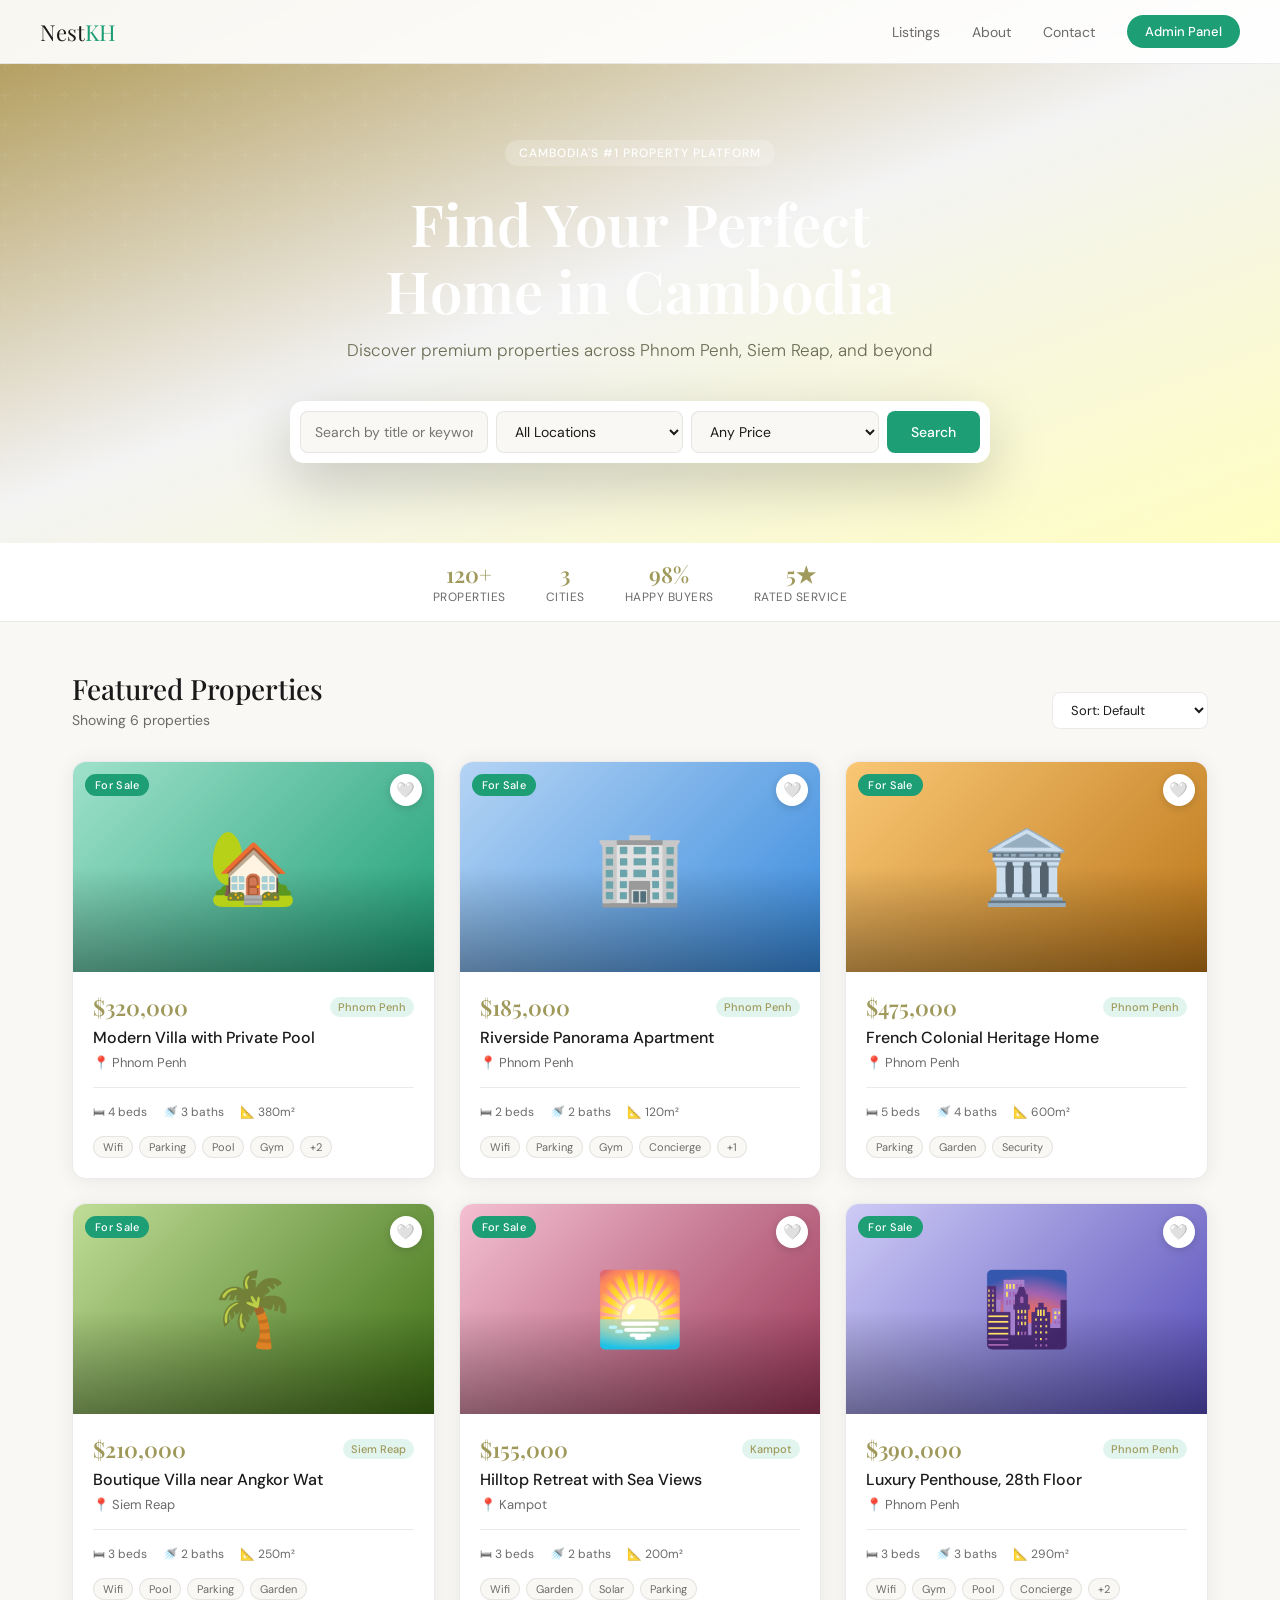
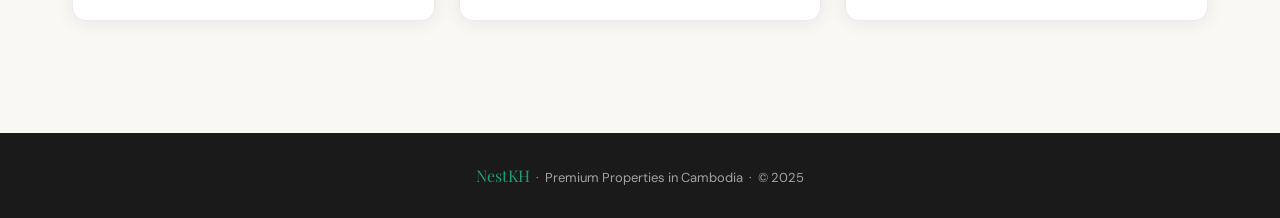
<file: index.html>
<!DOCTYPE html>
<html lang="en">
<head>
<meta charset="UTF-8"/>
<meta name="viewport" content="width=device-width, initial-scale=1.0"/>
<title>NestKH — Premium Properties in Cambodia</title>
<link rel="preconnect" href="https://fonts.googleapis.com"/>
<link href="https://fonts.googleapis.com/css2?family=Playfair+Display:wght@400;500;600&family=DM+Sans:wght@300;400;500&display=swap" rel="stylesheet"/>
<style>
  :root {
    --green: #1D9E75;
    --green-dark: hsl(55, 27%, 49%);;
    --green-light: #E1F5EE;
    --cream: #FAF8F4;
    --ink: #1A1A1A;
    --muted: #6B6B6B;
    --border: rgba(0,0,0,0.08);
    --white: #ffffff;
    --card-shadow: 0 2px 20px rgba(0,0,0,0.07);
    --hover-shadow: 0 8px 40px rgba(0,0,0,0.13);
    --radius: 14px;
    --radius-sm: 8px;
  }
  * { box-sizing: border-box; margin: 0; padding: 0; }
  html { scroll-behavior: smooth; }
  body { font-family: 'DM Sans', sans-serif; background: var(--cream); color: var(--ink); overflow-x: hidden; }

  /* NAV */
  nav {
    position: fixed; top: 0; left: 0; right: 0; z-index: 999;
    background: rgba(255,255,255,0.92);
    backdrop-filter: blur(12px);
    border-bottom: 1px solid var(--border);
    height: 64px; display: flex; align-items: center;
    padding: 0 2.5rem; justify-content: space-between;
  }
  .logo { font-family: 'Playfair Display', serif; font-size: 22px; color: var(--ink); cursor: pointer; }
  .logo span { color: var(--green); }
  .nav-right { display: flex; align-items: center; gap: 2rem; }
  .nav-link { font-size: 14px; color: var(--muted); cursor: pointer; text-decoration: none; font-weight: 400; transition: color 0.2s; }
  .nav-link:hover { color: var(--ink); }
  .nav-admin { background: var(--green); color: white; padding: 8px 18px; border-radius: 100px; font-size: 13px; font-weight: 500; cursor: pointer; border: none; font-family: 'DM Sans', sans-serif; transition: background 0.2s; }
  .nav-admin:hover { background: var(--green-dark); }

  /* HERO */
  .hero {
    padding: 140px 2.5rem 80px;
    background: linear-gradient(160deg, #ac944d 0%, #f3f3f3 50%, #fffec1 100%);
    position: relative; overflow: hidden; text-align: center;
  }
  .hero::before {
    content: ''; position: absolute; inset: 0;
    background: url("data:image/svg+xml,%3Csvg width='60' height='60' viewBox='0 0 60 60' xmlns='http://www.w3.org/2000/svg'%3E%3Cg fill='none' fill-rule='evenodd'%3E%3Cg fill='%23ffffff' fill-opacity='0.04'%3E%3Cpath d='M36 34v-4h-2v4h-4v2h4v4h2v-4h4v-2h-4zm0-30V0h-2v4h-4v2h4v4h2V6h4V4h-4zM6 34v-4H4v4H0v2h4v4h2v-4h4v-2H6zM6 4V0H4v4H0v2h4v4h2V6h4V4H6z'/%3E%3C/g%3E%3C/g%3E%3C/svg%3E");
  }
  .hero-tag { display: inline-block; background: rgba(255,255,255,0.2); color: white; font-size: 12px; padding: 5px 14px; border-radius: 100px; margin-bottom: 1.5rem; letter-spacing: 1px; text-transform: uppercase; font-weight: 500; }
  .hero h1 { font-family: 'Playfair Display', serif; font-size: clamp(36px, 5vw, 58px); color: white; font-weight: 600; line-height: 1.15; margin-bottom: 1rem; position: relative; }
  .hero p { font-size: 17px; color:  #6c6e55; margin-bottom: 2.5rem; font-weight: 300; position: relative; }

  /* SEARCH BAR */
  .search-box {
    background: white;
    border-radius: var(--radius);
    padding: 10px;
    display: flex; gap: 8px; flex-wrap: wrap;
    max-width: 700px; margin: 0 auto;
    box-shadow: 0 20px 60px rgba(0,0,0,0.2);
    position: relative;
  }
  .search-box input, .search-box select {
    flex: 1; min-width: 150px; padding: 10px 14px;
    border: 1px solid var(--border); border-radius: var(--radius-sm);
    font-size: 14px; font-family: 'DM Sans', sans-serif;
    color: var(--ink); background: var(--cream); outline: none;
    transition: border-color 0.2s;
  }
  .search-box input:focus, .search-box select:focus { border-color: var(--green); }
  .search-btn {
    background: var(--green); color: white; border: none;
    padding: 10px 24px; border-radius: var(--radius-sm);
    font-size: 14px; font-weight: 500; cursor: pointer;
    font-family: 'DM Sans', sans-serif; white-space: nowrap;
    transition: background 0.2s;
  }
  .search-btn:hover { background: var(--green-dark); }

  /* STATS BAR */
  .stats-bar {
    background: white; border-bottom: 1px solid var(--border);
    padding: 1rem 2.5rem; display: flex; gap: 2.5rem; justify-content: center; flex-wrap: wrap;
  }
  .stat { text-align: center; }
  .stat-num { font-family: 'Playfair Display', serif; font-size: 22px; color: var(--green-dark); font-weight: 600; }
  .stat-label { font-size: 12px; color: var(--muted); text-transform: uppercase; letter-spacing: 0.5px; }

  /* LISTINGS SECTION */
  .listings-wrap { max-width: 1200px; margin: 0 auto; padding: 3rem 2rem; }
  .listings-header { display: flex; justify-content: space-between; align-items: flex-end; margin-bottom: 2rem; flex-wrap: wrap; gap: 1rem; }
  .listings-header h2 { font-family: 'Playfair Display', serif; font-size: 28px; font-weight: 500; }
  .listings-header p { font-size: 14px; color: var(--muted); margin-top: 4px; }
  .sort-select { padding: 8px 14px; border: 1px solid var(--border); border-radius: var(--radius-sm); font-size: 13px; font-family: 'DM Sans', sans-serif; color: var(--ink); background: white; cursor: pointer; outline: none; }

  /* GRID */
  .grid { display: grid; grid-template-columns: repeat(auto-fill, minmax(340px, 1fr)); gap: 1.5rem; }

  /* CARD */
  .card {
    background: white; border-radius: var(--radius);
    overflow: hidden; cursor: pointer;
    box-shadow: var(--card-shadow);
    border: 1px solid var(--border);
    transition: transform 0.25s cubic-bezier(0.34,1.56,0.64,1), box-shadow 0.25s;
    animation: fadeUp 0.5s ease both;
  }
  .card:hover { transform: translateY(-6px); box-shadow: var(--hover-shadow); }
  @keyframes fadeUp { from { opacity:0; transform: translateY(20px); } to { opacity:1; transform: translateY(0); } }
  .card:nth-child(1) { animation-delay: 0.05s; }
  .card:nth-child(2) { animation-delay: 0.1s; }
  .card:nth-child(3) { animation-delay: 0.15s; }
  .card:nth-child(4) { animation-delay: 0.2s; }
  .card:nth-child(5) { animation-delay: 0.25s; }
  .card:nth-child(6) { animation-delay: 0.3s; }

  .card-img {
    height: 210px; position: relative; overflow: hidden;
    display: flex; align-items: center; justify-content: center;
    font-size: 72px;
  }
  .img-overlay {
    position: absolute; inset: 0;
    background: linear-gradient(to bottom, transparent 50%, rgba(0,0,0,0.35) 100%);
  }
  .card-badge {
    position: absolute; top: 12px; left: 12px;
    background: var(--green); color: white;
    font-size: 11px; font-weight: 500; padding: 4px 10px;
    border-radius: 100px; letter-spacing: 0.3px;
  }
  .card-fav {
    position: absolute; top: 12px; right: 12px;
    background: white; width: 32px; height: 32px; border-radius: 50%;
    display: flex; align-items: center; justify-content: center;
    font-size: 15px; cursor: pointer; box-shadow: 0 2px 8px rgba(0,0,0,0.15);
    transition: transform 0.2s;
  }
  .card-fav:hover { transform: scale(1.15); }
  .card-body { padding: 1.25rem; }
  .card-top { display: flex; justify-content: space-between; align-items: flex-start; margin-bottom: 6px; }
  .card-price { font-family: 'Playfair Display', serif; font-size: 22px; color: var(--green-dark); font-weight: 600; }
  .card-tag { font-size: 11px; background: var(--green-light); color: var(--green-dark); padding: 3px 8px; border-radius: 100px; font-weight: 500; align-self: center; }
  .card-title { font-size: 16px; font-weight: 500; margin-bottom: 5px; line-height: 1.3; }
  .card-loc { font-size: 13px; color: var(--muted); margin-bottom: 1rem; display: flex; align-items: center; gap: 4px; }
  .divider { height: 1px; background: var(--border); margin-bottom: 1rem; }
  .card-meta { display: flex; gap: 1rem; margin-bottom: 1rem; }
  .meta-item { font-size: 12px; color: var(--muted); display: flex; align-items: center; gap: 4px; }
  .card-facilities { display: flex; gap: 6px; flex-wrap: wrap; }
  .fac { font-size: 11px; background: var(--cream); border: 1px solid var(--border); padding: 3px 9px; border-radius: 100px; color: var(--muted); font-weight: 400; }

  /* NO RESULTS */
  .no-results { text-align: center; padding: 4rem 2rem; color: var(--muted); }
  .no-results div { font-size: 48px; margin-bottom: 1rem; }
  .no-results p { font-size: 16px; }

  /* DETAIL PAGE */
  #detail-page { display: none; padding-top: 64px; }
  .detail-wrap { max-width: 1100px; margin: 0 auto; padding: 2.5rem 2rem; }
  .back-btn {
    display: inline-flex; align-items: center; gap: 6px;
    font-size: 14px; color: var(--muted); cursor: pointer;
    background: white; border: 1px solid var(--border);
    padding: 8px 16px; border-radius: 100px; margin-bottom: 1.5rem;
    transition: all 0.2s; font-family: 'DM Sans', sans-serif;
    box-shadow: var(--card-shadow);
  }
  .back-btn:hover { color: var(--ink); border-color: var(--green); }

  .detail-gallery { display: grid; grid-template-columns: 2fr 1fr; grid-template-rows: 240px 240px; gap: 10px; border-radius: var(--radius); overflow: hidden; margin-bottom: 2.5rem; }
  .gal-main { grid-row: span 2; background: linear-gradient(135deg, #9FE1CB, #1D9E75); display: flex; align-items: center; justify-content: center; font-size: 80px; }
  .gal-sub { display: grid; grid-template-rows: 1fr 1fr; gap: 10px; }
  .gal-sm { display: flex; align-items: center; justify-content: center; font-size: 40px; }
  .gal-sm:nth-child(1) { background: linear-gradient(135deg, #E1F5EE, #9FE1CB); }
  .gal-sm:nth-child(2) { background: linear-gradient(135deg, #C0DD97, #639922); }

  .detail-grid { display: grid; grid-template-columns: 1fr 360px; gap: 2rem; }
  .detail-info h1 { font-family: 'Playfair Display', serif; font-size: 32px; font-weight: 500; margin-bottom: 6px; line-height: 1.2; }
  .detail-price-row { display: flex; align-items: center; gap: 1rem; margin-bottom: 0.75rem; }
  .detail-price { font-family: 'Playfair Display', serif; font-size: 28px; color: var(--green-dark); }
  .detail-loc { font-size: 15px; color: var(--muted); display: flex; align-items: center; gap: 6px; margin-bottom: 2rem; }
  .detail-meta { display: flex; gap: 1.5rem; padding: 1.25rem; background: var(--green-light); border-radius: var(--radius-sm); margin-bottom: 2rem; flex-wrap: wrap; }
  .detail-meta-item { font-size: 13px; color: var(--green-dark); display: flex; align-items: center; gap: 6px; font-weight: 500; }
  .section-title { font-family: 'Playfair Display', serif; font-size: 18px; font-weight: 500; margin-bottom: 1rem; padding-bottom: 0.75rem; border-bottom: 1px solid var(--border); }
  .detail-desc { font-size: 15px; line-height: 1.8; color: var(--muted); margin-bottom: 2rem; font-weight: 300; }
  .fac-grid { display: grid; grid-template-columns: repeat(3, 1fr); gap: 10px; margin-bottom: 2rem; }
  .fac-item { background: white; border: 1px solid var(--border); border-radius: var(--radius-sm); padding: 14px; text-align: center; box-shadow: var(--card-shadow); }
  .fac-icon { font-size: 22px; margin-bottom: 6px; }
  .fac-name { font-size: 12px; color: var(--muted); font-weight: 500; }

  /* ENQUIRY CARD */
  .enquiry-card { background: white; border-radius: var(--radius); border: 1px solid var(--border); padding: 1.75rem; box-shadow: var(--card-shadow); position: sticky; top: 80px; }
  .enquiry-card h3 { font-family: 'Playfair Display', serif; font-size: 18px; margin-bottom: 1.25rem; }
  .enq-input { width: 100%; padding: 11px 14px; border: 1px solid var(--border); border-radius: var(--radius-sm); font-size: 14px; font-family: 'DM Sans', sans-serif; color: var(--ink); background: var(--cream); margin-bottom: 10px; outline: none; transition: border-color 0.2s; }
  .enq-input:focus { border-color: var(--green); }
  .enq-submit { width: 100%; padding: 12px; background: var(--green); color: white; border: none; border-radius: var(--radius-sm); font-size: 15px; font-weight: 500; cursor: pointer; font-family: 'DM Sans', sans-serif; transition: background 0.2s; margin-top: 4px; }
  .enq-submit:hover { background: var(--green-dark); }
  .agent-info { display: flex; align-items: center; gap: 12px; margin-top: 1.25rem; padding-top: 1.25rem; border-top: 1px solid var(--border); }
  .agent-avatar { width: 42px; height: 42px; border-radius: 50%; background: linear-gradient(135deg, var(--green), var(--green-dark)); display: flex; align-items: center; justify-content: center; font-size: 16px; color: white; font-weight: 500; flex-shrink: 0; }
  .agent-name { font-size: 14px; font-weight: 500; }
  .agent-role { font-size: 12px; color: var(--muted); }

  /* ADMIN LOGIN */
  #login-page { display: none; padding-top: 64px; min-height: 100vh; display: none; align-items: center; justify-content: center; background: var(--cream); }
  #login-page.active { display: flex; }
  .login-card { background: white; border-radius: var(--radius); border: 1px solid var(--border); padding: 2.5rem; width: 100%; max-width: 400px; box-shadow: var(--hover-shadow); text-align: center; }
  .login-icon { font-size: 40px; margin-bottom: 1rem; }
  .login-card h2 { font-family: 'Playfair Display', serif; font-size: 24px; margin-bottom: 0.5rem; }
  .login-card p { font-size: 14px; color: var(--muted); margin-bottom: 2rem; }
  .login-input { width: 100%; padding: 12px 16px; border: 1px solid var(--border); border-radius: var(--radius-sm); font-size: 15px; font-family: 'DM Sans', sans-serif; color: var(--ink); background: var(--cream); outline: none; text-align: center; letter-spacing: 6px; margin-bottom: 12px; transition: border-color 0.2s; }
  .login-input:focus { border-color: var(--green); }
  .login-btn { width: 100%; padding: 12px; background: var(--green); color: white; border: none; border-radius: var(--radius-sm); font-size: 15px; font-weight: 500; cursor: pointer; font-family: 'DM Sans', sans-serif; transition: background 0.2s; }
  .login-btn:hover { background: var(--green-dark); }
  .login-hint { font-size: 12px; color: var(--muted); margin-top: 1rem; }
  .login-error { font-size: 13px; color: #E24B4A; margin-top: 10px; display: none; }

  /* ADMIN PANEL */
  #admin-page { display: none; padding-top: 64px; }
  #admin-page.active { display: block; }
  .admin-wrap { max-width: 1100px; margin: 0 auto; padding: 2.5rem 2rem; }
  .admin-topbar { display: flex; justify-content: space-between; align-items: center; margin-bottom: 2rem; flex-wrap: wrap; gap: 1rem; }
  .admin-topbar h2 { font-family: 'Playfair Display', serif; font-size: 26px; }
  .admin-topbar p { font-size: 13px; color: var(--muted); margin-top: 2px; }
  .add-btn { background: var(--green); color: white; padding: 10px 20px; border: none; border-radius: var(--radius-sm); font-size: 14px; font-weight: 500; cursor: pointer; font-family: 'DM Sans', sans-serif; transition: background 0.2s; }
  .add-btn:hover { background: var(--green-dark); }
  .logout-btn { background: none; border: 1px solid var(--border); padding: 10px 16px; border-radius: var(--radius-sm); font-size: 14px; cursor: pointer; font-family: 'DM Sans', sans-serif; color: var(--muted); transition: all 0.2s; }
  .logout-btn:hover { border-color: #E24B4A; color: #E24B4A; }

  /* ADMIN STATS */
  .admin-stats { display: grid; grid-template-columns: repeat(auto-fit, minmax(150px, 1fr)); gap: 1rem; margin-bottom: 2rem; }
  .astat { background: white; border: 1px solid var(--border); border-radius: var(--radius-sm); padding: 1.25rem; box-shadow: var(--card-shadow); }
  .astat-num { font-family: 'Playfair Display', serif; font-size: 28px; color: var(--green-dark); }
  .astat-label { font-size: 12px; color: var(--muted); margin-top: 4px; text-transform: uppercase; letter-spacing: 0.5px; }

  /* ADMIN TABLE */
  .table-wrap { background: white; border-radius: var(--radius); border: 1px solid var(--border); overflow: hidden; box-shadow: var(--card-shadow); }
  table { width: 100%; border-collapse: collapse; }
  thead { background: var(--cream); }
  th { padding: 14px 16px; text-align: left; font-size: 11px; font-weight: 500; text-transform: uppercase; letter-spacing: 0.8px; color: var(--muted); border-bottom: 1px solid var(--border); }
  td { padding: 14px 16px; font-size: 14px; border-bottom: 1px solid var(--border); vertical-align: middle; }
  tr:last-child td { border-bottom: none; }
  tbody tr:hover td { background: var(--cream); }
  .td-title { font-weight: 500; }
  .td-price { font-family: 'Playfair Display', serif; font-size: 15px; color: var(--green-dark); }
  .status-pill { display: inline-block; background: #EAF3DE; color: #3B6D11; padding: 3px 10px; border-radius: 100px; font-size: 11px; font-weight: 500; }
  .btn-edit { background: #E6F1FB; color: #185FA5; border: none; padding: 6px 12px; border-radius: var(--radius-sm); font-size: 12px; cursor: pointer; font-family: 'DM Sans', sans-serif; font-weight: 500; margin-right: 6px; transition: background 0.15s; }
  .btn-del { background: #FCEBEB; color: #A32D2D; border: none; padding: 6px 12px; border-radius: var(--radius-sm); font-size: 12px; cursor: pointer; font-family: 'DM Sans', sans-serif; font-weight: 500; transition: background 0.15s; }
  .btn-edit:hover { background: #B5D4F4; }
  .btn-del:hover { background: #F7C1C1; }

  /* MODAL */
  .overlay { position: fixed; inset: 0; background: rgba(15,20,15,0.55); z-index: 1000; display: none; align-items: center; justify-content: center; padding: 1rem; backdrop-filter: blur(4px); }
  .overlay.open { display: flex; }
  .modal { background: white; border-radius: var(--radius); padding: 2rem; width: 100%; max-width: 520px; max-height: 90vh; overflow-y: auto; box-shadow: 0 30px 80px rgba(0,0,0,0.25); }
  .modal-head { display: flex; justify-content: space-between; align-items: center; margin-bottom: 1.5rem; }
  .modal-head h3 { font-family: 'Playfair Display', serif; font-size: 20px; }
  .modal-close { background: none; border: 1px solid var(--border); width: 32px; height: 32px; border-radius: 50%; cursor: pointer; font-size: 16px; display: flex; align-items: center; justify-content: center; color: var(--muted); transition: all 0.2s; }
  .modal-close:hover { border-color: #E24B4A; color: #E24B4A; }
  .field { margin-bottom: 1rem; }
  .field label { display: block; font-size: 12px; font-weight: 500; color: var(--muted); text-transform: uppercase; letter-spacing: 0.5px; margin-bottom: 6px; }
  .field input, .field select, .field textarea { width: 100%; padding: 10px 14px; border: 1px solid var(--border); border-radius: var(--radius-sm); font-size: 14px; font-family: 'DM Sans', sans-serif; color: var(--ink); background: var(--cream); outline: none; transition: border-color 0.2s; }
  .field input:focus, .field select:focus, .field textarea:focus { border-color: var(--green); background: white; }
  .field-row { display: grid; grid-template-columns: 1fr 1fr; gap: 12px; }
  .upload-zone { border: 2px dashed var(--border); border-radius: var(--radius-sm); padding: 1.5rem; text-align: center; cursor: pointer; transition: border-color 0.2s; background: var(--cream); }
  .upload-zone:hover { border-color: var(--green); }
  .upload-zone p { font-size: 13px; color: var(--muted); margin-top: 6px; }
  .modal-footer { display: flex; gap: 10px; justify-content: flex-end; margin-top: 1.5rem; padding-top: 1.5rem; border-top: 1px solid var(--border); }
  .btn-cancel { background: none; border: 1px solid var(--border); padding: 10px 20px; border-radius: var(--radius-sm); font-size: 14px; cursor: pointer; font-family: 'DM Sans', sans-serif; color: var(--muted); }
  .btn-save { background: var(--green); color: white; border: none; padding: 10px 24px; border-radius: var(--radius-sm); font-size: 14px; font-weight: 500; cursor: pointer; font-family: 'DM Sans', sans-serif; }

  /* FOOTER */
  footer { background: var(--ink); color: rgba(255,255,255,0.6); text-align: center; padding: 2rem; font-size: 13px; margin-top: 4rem; }
  footer span { color: var(--green); font-family: 'Playfair Display', serif; font-size: 16px; }

  /* RESPONSIVE */
  @media (max-width: 768px) {
    nav { padding: 0 1.25rem; }
    .hero { padding: 110px 1.25rem 60px; }
    .stats-bar { gap: 1.5rem; padding: 1rem; }
    .listings-wrap { padding: 2rem 1rem; }
    .grid { grid-template-columns: 1fr; }
    .detail-gallery { grid-template-columns: 1fr; grid-template-rows: 260px; }
    .gal-sub { display: none; }
    .gal-main { grid-row: span 1; }
    .detail-grid { grid-template-columns: 1fr; }
    .enquiry-card { position: static; }
    .fac-grid { grid-template-columns: repeat(2, 1fr); }
    .admin-wrap { padding: 1.5rem 1rem; }
    .field-row { grid-template-columns: 1fr; }
    table { font-size: 13px; }
    th, td { padding: 10px 12px; }
  }
</style>
</head>
<body>

<!-- NAV -->
<nav>
  <div class="logo" onclick="showPage('home')">Nest<span>KH</span></div>
  <div class="nav-right">
    <a class="nav-link" onclick="showPage('home')">Listings</a>
    <a class="nav-link">About</a>
    <a class="nav-link">Contact</a>
    <button class="nav-admin" onclick="showPage('login')">Admin Panel</button>
  </div>
</nav>

<!-- HOME PAGE -->
<div id="home-page">
  <div class="hero">
    <div class="hero-tag">Cambodia's #1 Property Platform</div>
    <h1>Find Your Perfect<br/>Home in Cambodia</h1>
    <p>Discover premium properties across Phnom Penh, Siem Reap, and beyond</p>
    <div class="search-box">
      <input type="text" placeholder="Search by title or keyword..." id="s-text" oninput="filterAll()"/>
      <select id="s-loc" onchange="filterAll()">
        <option value="">All Locations</option>
        <option>Phnom Penh</option>
        <option>Siem Reap</option>
        <option>Kampot</option>
      </select>
      <select id="s-price" onchange="filterAll()">
        <option value="">Any Price</option>
        <option value="200000">Under $200k</option>
        <option value="350000">Under $350k</option>
        <option value="999999">Under $500k</option>
      </select>
      <button class="search-btn" onclick="filterAll()">Search</button>
    </div>
  </div>

  <div class="stats-bar">
    <div class="stat"><div class="stat-num">120+</div><div class="stat-label">Properties</div></div>
    <div class="stat"><div class="stat-num">3</div><div class="stat-label">Cities</div></div>
    <div class="stat"><div class="stat-num">98%</div><div class="stat-label">Happy Buyers</div></div>
    <div class="stat"><div class="stat-num">5★</div><div class="stat-label">Rated Service</div></div>
  </div>

  <div class="listings-wrap">
    <div class="listings-header">
      <div>
        <h2>Featured Properties</h2>
        <p id="result-label">Showing 6 properties</p>
      </div>
      <select class="sort-select" onchange="sortListings(this.value)">
        <option value="">Sort: Default</option>
        <option value="asc">Price: Low to High</option>
        <option value="desc">Price: High to Low</option>
      </select>
    </div>
    <div class="grid" id="grid"></div>
    <div class="no-results" id="no-results" style="display:none;">
      <div>🏚️</div>
      <p>No properties match your search. Try adjusting your filters.</p>
    </div>
  </div>

  <footer><span>NestKH</span> &nbsp;·&nbsp; Premium Properties in Cambodia &nbsp;·&nbsp; © 2025</footer>
</div>

<!-- DETAIL PAGE -->
<div id="detail-page">
  <div class="detail-wrap">
    <button class="back-btn" onclick="showPage('home')">← Back to listings</button>
    <div class="detail-gallery">
      <div class="gal-main" id="d-main-img"></div>
      <div class="gal-sub">
        <div class="gal-sm" id="d-sub1"></div>
        <div class="gal-sm" id="d-sub2"></div>
      </div>
    </div>
    <div class="detail-grid">
      <div class="detail-info">
        <div class="detail-price-row">
          <div class="detail-price" id="d-price"></div>
          <span class="card-tag">For Sale</span>
        </div>
        <h1 id="d-title"></h1>
        <div class="detail-loc" id="d-loc"></div>
        <div class="detail-meta" id="d-meta"></div>
        <div class="section-title">About this property</div>
        <p class="detail-desc" id="d-desc"></p>
        <div class="section-title">Facilities & Amenities</div>
        <div class="fac-grid" id="d-facs"></div>
      </div>
      <div>
        <div class="enquiry-card">
          <h3>Enquire Now</h3>
          <input class="enq-input" placeholder="Your full name"/>
          <input class="enq-input" placeholder="Phone number"/>
          <input class="enq-input" placeholder="Email address"/>
          <textarea class="enq-input" rows="3" placeholder="I'm interested in this property..." style="resize:none;"></textarea>
          <button class="enq-submit">Send Enquiry</button>
          <div class="agent-info">
            <div class="agent-avatar">SR</div>
            <div>
              <div class="agent-name">Sophea Ros</div>
              <div class="agent-role">Senior Property Consultant</div>
            </div>
          </div>
        </div>
      </div>
    </div>
  </div>
  <footer><span>NestKH</span> &nbsp;·&nbsp; Premium Properties in Cambodia &nbsp;·&nbsp; © 2025</footer>
</div>

<!-- LOGIN PAGE -->
<div id="login-page">
  <div class="login-card">
    <div class="login-icon">🔐</div>
    <h2>Admin Access</h2>
    <p>Enter your password to access the admin panel</p>
    <input class="login-input" type="password" id="pw" placeholder="••••••" onkeydown="if(event.key==='Enter')doLogin()"/>
    <button class="login-btn" onclick="doLogin()">Login</button>
    <div class="login-hint">Hint: try <strong>admin123</strong></div>
    <div class="login-error" id="pw-err">Incorrect password. Please try again.</div>
  </div>
</div>

<!-- ADMIN PAGE -->
<div id="admin-page">
  <div class="admin-wrap">
    <div class="admin-topbar">
      <div>
        <h2>Admin Dashboard</h2>
        <p>Manage your property listings</p>
      </div>
      <div style="display:flex;gap:10px;">
        <button class="add-btn" onclick="openModal()">+ Add Listing</button>
        <button class="logout-btn" onclick="showPage('home')">Logout</button>
      </div>
    </div>
    <div class="admin-stats">
      <div class="astat"><div class="astat-num">6</div><div class="astat-label">Total Listings</div></div>
      <div class="astat"><div class="astat-num">6</div><div class="astat-label">Live</div></div>
      <div class="astat"><div class="astat-num">$1.79M</div><div class="astat-label">Total Value</div></div>
      <div class="astat"><div class="astat-num">3</div><div class="astat-label">Cities</div></div>
    </div>
    <div class="table-wrap">
      <table>
        <thead>
          <tr>
            <th>Property</th>
            <th>Location</th>
            <th>Price</th>
            <th>Facilities</th>
            <th>Status</th>
            <th>Actions</th>
          </tr>
        </thead>
        <tbody id="admin-tbody"></tbody>
      </table>
    </div>
  </div>
</div>

<!-- MODAL -->
<div class="overlay" id="overlay">
  <div class="modal">
    <div class="modal-head">
      <h3>Add New Listing</h3>
      <button class="modal-close" onclick="closeModal()">✕</button>
    </div>
    <div class="field">
      <label>Property Title</label>
      <input type="text" placeholder="e.g. Modern Villa in Phnom Penh"/>
    </div>
    <div class="field-row">
      <div class="field">
        <label>Price (USD)</label>
        <input type="number" placeholder="250000"/>
      </div>
      <div class="field">
        <label>Location</label>
        <select>
          <option>Phnom Penh</option>
          <option>Siem Reap</option>
          <option>Kampot</option>
        </select>
      </div>
    </div>
    <div class="field-row">
      <div class="field">
        <label>Bedrooms</label>
        <input type="number" placeholder="3"/>
      </div>
      <div class="field">
        <label>Bathrooms</label>
        <input type="number" placeholder="2"/>
      </div>
    </div>
    <div class="field">
      <label>Description</label>
      <textarea rows="3" placeholder="Describe the property..."></textarea>
    </div>
    <div class="field">
      <label>Facilities (comma separated)</label>
      <input type="text" placeholder="Wifi, Parking, Pool, Gym"/>
    </div>
    <div class="field">
      <label>Upload Images</label>
      <div class="upload-zone">
        <div style="font-size:28px;">📁</div>
        <p>Click to upload images (JPG, PNG, max 5MB each)</p>
      </div>
    </div>
    <div class="modal-footer">
      <button class="btn-cancel" onclick="closeModal()">Cancel</button>
      <button class="btn-save" onclick="closeModal()">Save Listing</button>
    </div>
  </div>
</div>

<script>
const listings = [
  {
    id: 1, emoji: '🏡', bg: 'linear-gradient(135deg,#9FE1CB,#1D9E75)',
    title: 'Modern Villa with Private Pool', price: 320000,
    location: 'Phnom Penh', beds: 4, baths: 3, sqm: 380,
    desc: 'A stunning modern villa featuring an open-plan living area, chef\'s kitchen, and private pool. Located in a prestigious gated community with 24-hour security. Surrounded by lush landscaping just 10 minutes from BKK1, this is the ultimate family home.',
    facilities: ['Wifi','Parking','Pool','Gym','Security','Garden'],
    facIcons: { Wifi:'📶', Parking:'🚗', Pool:'🏊', Gym:'🏋️', Security:'🔒', Garden:'🌿', Concierge:'🛎️', Solar:'☀️', Balcony:'🏗️' }
  },
  {
    id: 2, emoji: '🏢', bg: 'linear-gradient(135deg,#B5D4F4,#378ADD)',
    title: 'Riverside Panorama Apartment', price: 185000,
    location: 'Phnom Penh', beds: 2, baths: 2, sqm: 120,
    desc: 'Bright and airy apartment with sweeping river views on the 18th floor. Features floor-to-ceiling windows, a sleek modern kitchen, and access to a rooftop infinity pool and garden. Walking distance from top restaurants and the Royal Palace.',
    facilities: ['Wifi','Parking','Gym','Concierge','Balcony']
  },
  {
    id: 3, emoji: '🏛️', bg: 'linear-gradient(135deg,#FAC775,#BA7517)',
    title: 'French Colonial Heritage Home', price: 475000,
    location: 'Phnom Penh', beds: 5, baths: 4, sqm: 600,
    desc: 'A beautifully restored French colonial villa in the historic heart of the city. Featuring original wooden floors, soaring ceilings, and a sprawling tropical garden. A rare architectural treasure offering space, elegance, and history in one remarkable package.',
    facilities: ['Parking','Garden','Security']
  },
  {
    id: 4, emoji: '🌴', bg: 'linear-gradient(135deg,#C0DD97,#3B6D11)',
    title: 'Boutique Villa near Angkor Wat', price: 210000,
    location: 'Siem Reap', beds: 3, baths: 2, sqm: 250,
    desc: 'Charming boutique villa just 5 minutes from the ancient temples of Angkor. Surrounded by tropical gardens with a private plunge pool and outdoor dining sala. Perfect as a primary residence or high-yield short-term rental investment.',
    facilities: ['Wifi','Pool','Parking','Garden']
  },
  {
    id: 5, emoji: '🌅', bg: 'linear-gradient(135deg,#F4C0D1,#993556)',
    title: 'Hilltop Retreat with Sea Views', price: 155000,
    location: 'Kampot', beds: 3, baths: 2, sqm: 200,
    desc: 'A serene hilltop property with breathtaking views across the Gulf of Thailand. Entirely solar-powered and surrounded by nature. Just 20 minutes from the charming riverside town of Kampot, this is the perfect escape from the city.',
    facilities: ['Wifi','Garden','Solar','Parking']
  },
  {
    id: 6, emoji: '🌆', bg: 'linear-gradient(135deg,#CECBF6,#534AB7)',
    title: 'Luxury Penthouse, 28th Floor', price: 390000,
    location: 'Phnom Penh', beds: 3, baths: 3, sqm: 290,
    desc: 'Extraordinary full-floor penthouse commanding a 360° panorama of Phnom Penh. Features a private rooftop terrace, designer kitchen, and dedicated concierge service. The absolute pinnacle of urban luxury living in Cambodia\'s capital.',
    facilities: ['Wifi','Gym','Pool','Concierge','Parking','Balcony']
  }
];

const facIcons = { Wifi:'📶', Parking:'🚗', Pool:'🏊', Gym:'🏋️', Security:'🔒', Garden:'🌿', Concierge:'🛎️', Solar:'☀️', Balcony:'🏗️' };
let filtered = [...listings];

function fmt(n) { return '$' + n.toLocaleString(); }

function renderGrid() {
  const grid = document.getElementById('grid');
  const noRes = document.getElementById('no-results');
  document.getElementById('result-label').textContent = 'Showing ' + filtered.length + ' propert' + (filtered.length===1?'y':'ies');
  if (!filtered.length) { grid.innerHTML = ''; noRes.style.display = 'block'; return; }
  noRes.style.display = 'none';
  grid.innerHTML = filtered.map(l => `
    <div class="card" onclick="showDetail(${l.id})">
      <div class="card-img" style="background:${l.bg};">
        <div style="font-size:72px;position:relative;z-index:1;">${l.emoji}</div>
        <div class="img-overlay"></div>
        <div class="card-badge">For Sale</div>
        <div class="card-fav">🤍</div>
      </div>
      <div class="card-body">
        <div class="card-top">
          <div class="card-price">${fmt(l.price)}</div>
          <span class="card-tag">${l.location}</span>
        </div>
        <div class="card-title">${l.title}</div>
        <div class="card-loc">📍 ${l.location}</div>
        <div class="divider"></div>
        <div class="card-meta">
          <span class="meta-item">🛏 ${l.beds} beds</span>
          <span class="meta-item">🚿 ${l.baths} baths</span>
          <span class="meta-item">📐 ${l.sqm}m²</span>
        </div>
        <div class="card-facilities">${l.facilities.slice(0,4).map(f=>`<span class="fac">${f}</span>`).join('')}${l.facilities.length>4?`<span class="fac">+${l.facilities.length-4}</span>`:''}</div>
      </div>
    </div>
  `).join('');
}

function filterAll() {
  const q = document.getElementById('s-text').value.toLowerCase();
  const loc = document.getElementById('s-loc').value;
  const maxP = parseInt(document.getElementById('s-price').value) || Infinity;
  filtered = listings.filter(l =>
    (!q || l.title.toLowerCase().includes(q) || l.location.toLowerCase().includes(q)) &&
    (!loc || l.location === loc) &&
    (l.price <= maxP)
  );
  renderGrid();
}

function sortListings(dir) {
  if (!dir) { filtered = listings.filter(l => filtered.find(f=>f.id===l.id)); }
  else filtered.sort((a,b) => dir==='asc' ? a.price-b.price : b.price-a.price);
  renderGrid();
}

function showDetail(id) {
  const l = listings.find(x=>x.id===id);
  document.getElementById('d-main-img').style.background = l.bg;
  document.getElementById('d-main-img').innerHTML = `<span style="font-size:80px;">${l.emoji}</span>`;
  document.getElementById('d-sub1').style.background = l.bg;
  document.getElementById('d-sub1').innerHTML = '🌿';
  document.getElementById('d-sub2').style.background = l.bg.replace('135deg','315deg');
  document.getElementById('d-sub2').innerHTML = '🛁';
  document.getElementById('d-price').textContent = fmt(l.price);
  document.getElementById('d-title').textContent = l.title;
  document.getElementById('d-loc').innerHTML = `📍 ${l.location}`;
  document.getElementById('d-meta').innerHTML = `
    <span class="detail-meta-item">🛏 ${l.beds} Bedrooms</span>
    <span class="detail-meta-item">🚿 ${l.baths} Bathrooms</span>
    <span class="detail-meta-item">📐 ${l.sqm} m²</span>
  `;
  document.getElementById('d-desc').textContent = l.desc;
  document.getElementById('d-facs').innerHTML = l.facilities.map(f=>`
    <div class="fac-item"><div class="fac-icon">${facIcons[f]||'✓'}</div><div class="fac-name">${f}</div></div>
  `).join('');
  showPage('detail');
}

function renderAdmin() {
  document.getElementById('admin-tbody').innerHTML = listings.map(l=>`
    <tr>
      <td class="td-title">${l.emoji} ${l.title}</td>
      <td style="color:var(--muted);">${l.location}</td>
      <td class="td-price">${fmt(l.price)}</td>
      <td>${l.facilities.slice(0,3).map(f=>`<span class="fac" style="font-size:11px;">${f}</span>`).join(' ')}</td>
      <td><span class="status-pill">Live</span></td>
      <td>
        <button class="btn-edit" onclick="openModal()">Edit</button>
        <button class="btn-del">Delete</button>
      </td>
    </tr>
  `).join('');
}

function showPage(p) {
  ['home','detail','login','admin'].forEach(id => {
    const el = document.getElementById(id+'-page');
    if (el) el.style.display = 'none';
  });
  const target = document.getElementById(p+'-page');
  if (target) target.style.display = p==='login'?'flex':'block';
  if (p==='home') renderGrid();
  if (p==='admin') renderAdmin();
  window.scrollTo(0,0);
}

function doLogin() {
  const v = document.getElementById('pw').value;
  const err = document.getElementById('pw-err');
  if (v === 'admin123') { err.style.display='none'; showPage('admin'); }
  else { err.style.display='block'; }
}

function openModal() { document.getElementById('overlay').classList.add('open'); }
function closeModal() { document.getElementById('overlay').classList.remove('open'); }

showPage('home');
</script>
</body>
</html>
</file>
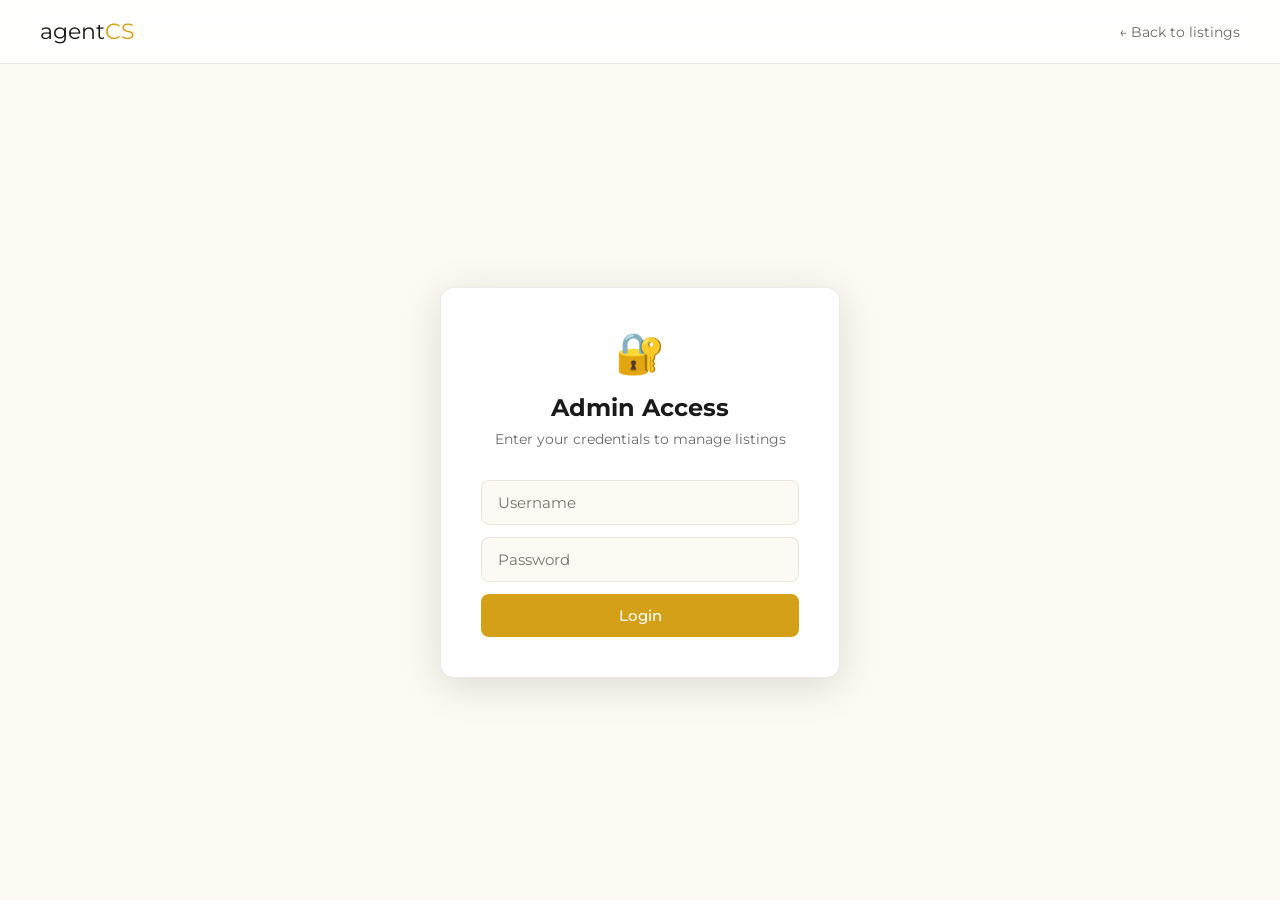
<file: frontend/login.html>
<!DOCTYPE html>
<html lang="en">
<head>
  <meta charset="UTF-8"/>
  <meta name="viewport" content="width=device-width, initial-scale=1.0"/>
  <title>Admin Login — agentCS</title>
  <link rel="preconnect" href="https://fonts.googleapis.com"/>
  <link href="https://fonts.googleapis.com/css2?family=Montserrat:wght@300;400;500;600;700&display=swap" rel="stylesheet"/>
  <link rel="stylesheet" href="css/style.css"/>
</head>
<body>

<!-- NAV -->
<nav>
  <a class="logo" href="index.html">agent<span>CS</span></a>
  <div class="nav-right">
    <a class="nav-link" href="index.html">← Back to listings</a>
  </div>
</nav>

<!-- LOGIN CARD -->
<div class="login-page">
  <div class="login-card">
    <div class="login-icon">🔐</div>
    <h2>Admin Access</h2>
    <p>Enter your credentials to manage listings</p>

    <form id="login-form" onsubmit="doLogin(event)">
      <input class="login-input" type="text"     id="username" placeholder="Username" required/>
      <input class="login-input" type="password" id="password" placeholder="Password" required/>
      <button class="login-btn" type="submit" id="login-btn">Login</button>
    </form>

    <div class="login-error" id="login-error">Incorrect username or password.</div>
  </div>
</div>

<script src="js/config.js"></script>
<script src="js/api.js"></script>
<script src="js/auth.js"></script>
</body>
</html>
</file>
<file: frontend/css/style.css>
/* =====================================================
   style.css — NestKH shared styles
   Used by all pages: index, detail, login, admin
   ===================================================== */

/* CSS variables — change these to retheme the whole site */
:root {
  --green:       #D4A017;
  --green-dark:  #A07C0D;
  --green-light: #FDF3D5;
  --cream:       #FDFAF3;
  --ink:         #1A1A1A;
  --muted:       #6B6B6B;
  --border:      rgba(0,0,0,0.08);
  --white:       #ffffff;
  --card-shadow: 0 2px 20px rgba(0,0,0,0.07);
  --hover-shadow:0 8px 40px rgba(0,0,0,0.13);
  --radius:      14px;
  --radius-sm:   8px;
}

* { box-sizing: border-box; margin: 0; padding: 0; }
html { scroll-behavior: smooth; }
body {
  font-family: 'Montserrat', sans-serif;
  background: var(--cream);
  color: var(--ink);
  overflow-x: hidden;
}

/* ── NAV ──────────────────────────────────────────── */
nav {
  position: fixed; top: 0; left: 0; right: 0; z-index: 999;
  background: rgba(255,255,255,0.92);
  backdrop-filter: blur(12px);
  border-bottom: 1px solid var(--border);
  height: 64px; display: flex; align-items: center;
  padding: 0 2.5rem; justify-content: space-between;
}
.logo { font-family: 'Montserrat', sans-serif; font-size: 22px; color: var(--ink); text-decoration: none; }
.logo span { color: var(--green); }
.nav-right { display: flex; align-items: center; gap: 2rem; }
.nav-link { font-size: 14px; color: var(--muted); text-decoration: none; font-weight: 400; transition: color 0.2s; }
.nav-link:hover { color: var(--ink); }
.nav-btn {
  background: #B8870E; color: white;
  padding: 8px 18px; border-radius: 100px;
  font-size: 13px; font-weight: 500; cursor: pointer;
  border: none; font-family: 'Montserrat', sans-serif;
  text-decoration: none; transition: background 0.2s;
}
.nav-btn:hover { background: #8A6409; }

/* ── HERO ─────────────────────────────────────────── */
.hero {
  padding: 140px 2.5rem 80px;
  background: linear-gradient(160deg, #0D0D0D 0%, #2a1f00 50%, #B8870E 100%);
  position: relative; overflow: hidden; text-align: center;
}
.hero::before {
  content: ''; position: absolute; inset: 0;
  background: url("data:image/svg+xml,%3Csvg width='60' height='60' viewBox='0 0 60 60' xmlns='http://www.w3.org/2000/svg'%3E%3Cg fill='none' fill-rule='evenodd'%3E%3Cg fill='%23ffffff' fill-opacity='0.04'%3E%3Cpath d='M36 34v-4h-2v4h-4v2h4v4h2v-4h4v-2h-4zm0-30V0h-2v4h-4v2h4v4h2V6h4V4h-4zM6 34v-4H4v4H0v2h4v4h2v-4h4v-2H6zM6 4V0H4v4H0v2h4v4h2V6h4V4H6z'/%3E%3C/g%3E%3C/g%3E%3C/svg%3E");
}
.hero-tag { display: inline-block; background: rgba(255,255,255,0.2); color: white; font-size: 12px; padding: 5px 14px; border-radius: 100px; margin-bottom: 1.5rem; letter-spacing: 1px; text-transform: uppercase; font-weight: 500; }
.hero h1 { font-family: 'Montserrat', sans-serif; font-size: clamp(36px, 5vw, 58px); color: white; font-weight: 700; line-height: 1.15; margin-bottom: 1rem; position: relative; }
.hero p { font-size: 17px; color: rgba(255,255,255,0.75); margin-bottom: 2.5rem; font-weight: 400; position: relative; }

/* ── SEARCH BAR ───────────────────────────────────── */
.search-box {
  background: white; border-radius: var(--radius);
  padding: 10px; display: flex; gap: 8px; flex-wrap: wrap;
  max-width: 700px; margin: 0 auto;
  box-shadow: 0 20px 60px rgba(0,0,0,0.2); position: relative;
}
.search-box input, .search-box select {
  flex: 1; min-width: 150px; padding: 10px 14px;
  border: 1px solid var(--border); border-radius: var(--radius-sm);
  font-size: 14px; font-family: 'Montserrat', sans-serif;
  color: var(--ink); background: var(--cream); outline: none;
  transition: border-color 0.2s;
}
.search-box input:focus, .search-box select:focus { border-color: var(--green); }
.search-btn {
  background: var(--green); color: white; border: none;
  padding: 10px 24px; border-radius: var(--radius-sm);
  font-size: 14px; font-weight: 500; cursor: pointer;
  font-family: 'Montserrat', sans-serif; white-space: nowrap;
  transition: background 0.2s;
}
.search-btn:hover { background: var(--green-dark); }

/* ── STATS BAR ────────────────────────────────────── */
.stats-bar {
  background: white; border-bottom: 1px solid var(--border);
  padding: 1rem 2.5rem; display: flex; gap: 2.5rem; justify-content: center; flex-wrap: wrap;
}
.stat { text-align: center; }
.stat-num { font-family: 'Montserrat', sans-serif; font-size: 22px; color: #1A1A1A; font-weight: 600; }
.stat-label { font-size: 12px; color: var(--muted); text-transform: uppercase; letter-spacing: 0.5px; }

/* ── LISTING TYPE TABS ────────────────────────────── */
.type-tabs { display: flex; gap: 10px; justify-content: center; margin-bottom: 2rem; }
.type-tab {
  padding: 10px 28px; border-radius: 100px; font-size: 14px; font-weight: 600;
  cursor: pointer; border: 2px solid #B8870E; background: transparent;
  color: #B8870E; font-family: 'Montserrat', sans-serif;
  transition: all 0.2s; letter-spacing: 0.3px;
}
.type-tab.active, .type-tab:hover { background: #B8870E; color: white; }

/* ── LISTINGS SECTION ─────────────────────────────── */
.listings-wrap { max-width: 1200px; margin: 0 auto; padding: 3rem 2rem; }
.listings-header { display: flex; justify-content: space-between; align-items: flex-end; margin-bottom: 2rem; flex-wrap: wrap; gap: 1rem; }
.listings-header h2 { font-family: 'Montserrat', sans-serif; font-size: 28px; font-weight: 500; }
.listings-header p { font-size: 14px; color: var(--muted); margin-top: 4px; }
.sort-select { padding: 8px 14px; border: 1px solid var(--border); border-radius: var(--radius-sm); font-size: 13px; font-family: 'Montserrat', sans-serif; color: var(--ink); background: white; cursor: pointer; outline: none; }

/* ── GRID ─────────────────────────────────────────── */
.grid { display: grid; grid-template-columns: repeat(auto-fill, minmax(340px, 1fr)); gap: 1.5rem; }

/* ── CARD ─────────────────────────────────────────── */
.card {
  background: white; border-radius: var(--radius);
  overflow: hidden; cursor: pointer;
  box-shadow: var(--card-shadow); border: 1px solid var(--border);
  transition: transform 0.25s cubic-bezier(0.34,1.56,0.64,1), box-shadow 0.25s;
  animation: fadeUp 0.5s ease both; text-decoration: none; color: inherit; display: block;
}
.card:hover { transform: translateY(-6px); box-shadow: var(--hover-shadow); }
@keyframes fadeUp { from { opacity:0; transform: translateY(20px); } to { opacity:1; transform: translateY(0); } }
.card:nth-child(1){animation-delay:.05s} .card:nth-child(2){animation-delay:.1s}
.card:nth-child(3){animation-delay:.15s} .card:nth-child(4){animation-delay:.2s}
.card:nth-child(5){animation-delay:.25s} .card:nth-child(6){animation-delay:.3s}

.card-img { height: 210px; position: relative; overflow: hidden; display: flex; align-items: center; justify-content: center; font-size: 72px; }
.img-overlay { position: absolute; inset: 0; background: linear-gradient(to bottom, transparent 50%, rgba(0,0,0,0.35) 100%); }
.card-badge { position: absolute; top: 12px; left: 12px; background: var(--green); color: white; font-size: 11px; font-weight: 500; padding: 4px 10px; border-radius: 100px; letter-spacing: 0.3px; }
.card-fav { position: absolute; top: 12px; right: 12px; background: white; width: 32px; height: 32px; border-radius: 50%; display: flex; align-items: center; justify-content: center; font-size: 15px; cursor: pointer; box-shadow: 0 2px 8px rgba(0,0,0,0.15); transition: transform 0.2s; }
.card-fav:hover { transform: scale(1.15); }
.card-body { padding: 1.25rem; }
.card-top { display: flex; justify-content: space-between; align-items: flex-start; margin-bottom: 6px; }
.card-price { font-family: 'Montserrat', sans-serif; font-size: 22px; color: #1A1A1A; font-weight: 600; }
.card-tag { font-size: 11px; background: var(--green-light); color: var(--green-dark); padding: 3px 8px; border-radius: 100px; font-weight: 500; align-self: center; }
.card-title { font-size: 16px; font-weight: 500; margin-bottom: 5px; line-height: 1.3; }
.card-loc { font-size: 13px; color: var(--muted); margin-bottom: 1rem; display: flex; align-items: center; gap: 4px; }
.divider { height: 1px; background: var(--border); margin-bottom: 1rem; }
.card-meta { display: flex; gap: 1rem; margin-bottom: 1rem; }
.meta-item { font-size: 12px; color: var(--muted); display: flex; align-items: center; gap: 4px; }
.card-facilities { display: flex; gap: 6px; flex-wrap: wrap; }
.fac { font-size: 11px; background: var(--cream); border: 1px solid var(--border); padding: 3px 9px; border-radius: 100px; color: var(--muted); font-weight: 400; }

/* ── NO RESULTS ───────────────────────────────────── */
.no-results { text-align: center; padding: 4rem 2rem; color: var(--muted); }
.no-results .icon { font-size: 48px; margin-bottom: 1rem; }
.no-results p { font-size: 16px; }

/* ── LOADING STATE ────────────────────────────────── */
.loading { text-align: center; padding: 4rem 2rem; color: var(--muted); font-size: 16px; }

/* ── DETAIL PAGE ──────────────────────────────────── */
.detail-wrap { max-width: 1100px; margin: 0 auto; padding: 2.5rem 2rem; padding-top: calc(64px + 2.5rem); }
.back-btn {
  display: inline-flex; align-items: center; gap: 6px;
  font-size: 14px; color: var(--muted); cursor: pointer;
  background: white; border: 1px solid var(--border);
  padding: 8px 16px; border-radius: 100px; margin-bottom: 1.5rem;
  transition: all 0.2s; font-family: 'Montserrat', sans-serif;
  text-decoration: none; box-shadow: var(--card-shadow);
}
.back-btn:hover { color: var(--ink); border-color: var(--green); }
.detail-gallery { display: grid; grid-template-columns: 2fr 1fr; grid-template-rows: 240px 240px; gap: 10px; border-radius: var(--radius); overflow: hidden; margin-bottom: 2.5rem; }
.gal-main { grid-row: span 2; background: linear-gradient(135deg, #9FE1CB, #1D9E75); display: flex; align-items: center; justify-content: center; font-size: 80px; }
.gal-sub { display: grid; grid-template-rows: 1fr 1fr; gap: 10px; }
.gal-sm { display: flex; align-items: center; justify-content: center; font-size: 40px; }
.gal-sm:nth-child(1) { background: linear-gradient(135deg, #E1F5EE, #9FE1CB); }
.gal-sm:nth-child(2) { background: linear-gradient(135deg, #C0DD97, #639922); }
.detail-grid { display: grid; grid-template-columns: 1fr 360px; gap: 2rem; }
.detail-info h1 { font-family: 'Montserrat', sans-serif; font-size: 32px; font-weight: 500; margin-bottom: 6px; line-height: 1.2; }
.detail-price-row { display: flex; align-items: center; gap: 1rem; margin-bottom: 0.75rem; }
.detail-price { font-family: 'Montserrat', sans-serif; font-size: 28px; color: #1A1A1A; }
.detail-loc { font-size: 15px; color: var(--muted); display: flex; align-items: center; gap: 6px; margin-bottom: 2rem; }
.detail-meta { display: flex; gap: 1.5rem; padding: 1.25rem; background: var(--green-light); border-radius: var(--radius-sm); margin-bottom: 2rem; flex-wrap: wrap; }
.detail-meta-item { font-size: 13px; color: var(--green-dark); display: flex; align-items: center; gap: 6px; font-weight: 500; }
.section-title { font-family: 'Montserrat', sans-serif; font-size: 18px; font-weight: 500; margin-bottom: 1rem; padding-bottom: 0.75rem; border-bottom: 1px solid var(--border); }
.detail-desc { font-size: 15px; line-height: 1.8; color: var(--muted); margin-bottom: 2rem; font-weight: 300; }
.fac-grid { display: grid; grid-template-columns: repeat(3, 1fr); gap: 10px; margin-bottom: 2rem; }
.fac-item { background: white; border: 1px solid var(--border); border-radius: var(--radius-sm); padding: 14px; text-align: center; box-shadow: var(--card-shadow); }
.fac-icon { font-size: 22px; margin-bottom: 6px; }
.fac-name { font-size: 12px; color: var(--muted); font-weight: 500; }

/* ── ENQUIRY CARD ─────────────────────────────────── */
.enquiry-card { background: white; border-radius: var(--radius); border: 1px solid var(--border); padding: 1.75rem; box-shadow: var(--card-shadow); position: sticky; top: 80px; }
.enquiry-card h3 { font-family: 'Montserrat', sans-serif; font-size: 18px; margin-bottom: 1.25rem; }
.enq-input { width: 100%; padding: 11px 14px; border: 1px solid var(--border); border-radius: var(--radius-sm); font-size: 14px; font-family: 'Montserrat', sans-serif; color: var(--ink); background: var(--cream); margin-bottom: 10px; outline: none; transition: border-color 0.2s; }
.enq-input:focus { border-color: var(--green); }
.enq-submit { width: 100%; padding: 12px; background: var(--green); color: white; border: none; border-radius: var(--radius-sm); font-size: 15px; font-weight: 500; cursor: pointer; font-family: 'Montserrat', sans-serif; transition: background 0.2s; margin-top: 4px; }
.enq-submit:hover { background: var(--green-dark); }
.enq-success { font-size: 14px; color: var(--green); text-align: center; margin-top: 12px; display: none; }
.agent-info { display: flex; align-items: center; gap: 12px; margin-top: 1.25rem; padding-top: 1.25rem; border-top: 1px solid var(--border); }
.agent-avatar { width: 42px; height: 42px; border-radius: 50%; background: linear-gradient(135deg, var(--green), var(--green-dark)); display: flex; align-items: center; justify-content: center; font-size: 16px; color: white; font-weight: 500; flex-shrink: 0; }
.agent-name { font-size: 14px; font-weight: 500; }
.agent-role { font-size: 12px; color: var(--muted); }

/* ── LOGIN PAGE ───────────────────────────────────── */
.login-page { min-height: 100vh; display: flex; align-items: center; justify-content: center; background: var(--cream); padding-top: 64px; }
.login-card { background: white; border-radius: var(--radius); border: 1px solid var(--border); padding: 2.5rem; width: 100%; max-width: 400px; box-shadow: var(--hover-shadow); text-align: center; }
.login-icon { font-size: 40px; margin-bottom: 1rem; }
.login-card h2 { font-family: 'Montserrat', sans-serif; font-size: 24px; margin-bottom: 0.5rem; }
.login-card p { font-size: 14px; color: var(--muted); margin-bottom: 2rem; }
.login-input { width: 100%; padding: 12px 16px; border: 1px solid var(--border); border-radius: var(--radius-sm); font-size: 15px; font-family: 'Montserrat', sans-serif; color: var(--ink); background: var(--cream); outline: none; margin-bottom: 12px; transition: border-color 0.2s; }
.login-input:focus { border-color: var(--green); background: white; }
.login-btn { width: 100%; padding: 12px; background: var(--green); color: white; border: none; border-radius: var(--radius-sm); font-size: 15px; font-weight: 500; cursor: pointer; font-family: 'Montserrat', sans-serif; transition: background 0.2s; }
.login-btn:hover { background: var(--green-dark); }
.login-error { font-size: 13px; color: #E24B4A; margin-top: 12px; display: none; }

/* ── ADMIN PAGE ───────────────────────────────────── */
.admin-wrap { max-width: 1100px; margin: 0 auto; padding: 2.5rem 2rem; padding-top: calc(64px + 2.5rem); }
.admin-topbar { display: flex; justify-content: space-between; align-items: center; margin-bottom: 2rem; flex-wrap: wrap; gap: 1rem; }
.admin-topbar h2 { font-family: 'Montserrat', sans-serif; font-size: 26px; }
.admin-topbar p { font-size: 13px; color: var(--muted); margin-top: 2px; }
.admin-stats { display: grid; grid-template-columns: repeat(auto-fit, minmax(150px, 1fr)); gap: 1rem; margin-bottom: 2rem; }
.astat { background: white; border: 1px solid var(--border); border-radius: var(--radius-sm); padding: 1.25rem; box-shadow: var(--card-shadow); }
.astat-num { font-family: 'Montserrat', sans-serif; font-size: 28px; color: var(--green-dark); }
.astat-label { font-size: 12px; color: var(--muted); margin-top: 4px; text-transform: uppercase; letter-spacing: 0.5px; }
.add-btn { background: var(--green); color: white; padding: 10px 20px; border: none; border-radius: var(--radius-sm); font-size: 14px; font-weight: 500; cursor: pointer; font-family: 'Montserrat', sans-serif; transition: background 0.2s; }
.add-btn:hover { background: var(--green-dark); }
.logout-btn { background: none; border: 1px solid var(--border); padding: 10px 16px; border-radius: var(--radius-sm); font-size: 14px; cursor: pointer; font-family: 'Montserrat', sans-serif; color: var(--muted); transition: all 0.2s; }
.logout-btn:hover { border-color: #E24B4A; color: #E24B4A; }

/* ── ADMIN TABLE ──────────────────────────────────── */
.table-wrap { background: white; border-radius: var(--radius); border: 1px solid var(--border); overflow: hidden; box-shadow: var(--card-shadow); margin-bottom: 2rem; }
.table-title { font-family: 'Montserrat', sans-serif; font-size: 18px; font-weight: 500; padding: 1.25rem 1.5rem; border-bottom: 1px solid var(--border); }
table { width: 100%; border-collapse: collapse; }
thead { background: var(--cream); }
th { padding: 14px 16px; text-align: left; font-size: 11px; font-weight: 500; text-transform: uppercase; letter-spacing: 0.8px; color: var(--muted); border-bottom: 1px solid var(--border); }
td { padding: 14px 16px; font-size: 14px; border-bottom: 1px solid var(--border); vertical-align: middle; }
tr:last-child td { border-bottom: none; }
tbody tr:hover td { background: var(--cream); }
.td-title { font-weight: 500; }
.td-price { font-family: 'Montserrat', sans-serif; font-size: 15px; color: #1A1A1A; }
.status-pill { display: inline-block; background: #EAF3DE; color: #3B6D11; padding: 3px 10px; border-radius: 100px; font-size: 11px; font-weight: 500; }
.btn-edit { background: #E6F1FB; color: #185FA5; border: none; padding: 6px 12px; border-radius: var(--radius-sm); font-size: 12px; cursor: pointer; font-family: 'Montserrat', sans-serif; font-weight: 500; margin-right: 6px; transition: background 0.15s; }
.btn-del { background: #FCEBEB; color: #A32D2D; border: none; padding: 6px 12px; border-radius: var(--radius-sm); font-size: 12px; cursor: pointer; font-family: 'Montserrat', sans-serif; font-weight: 500; transition: background 0.15s; }
.btn-edit:hover { background: #B5D4F4; }
.btn-del:hover { background: #F7C1C1; }

/* ── MODAL ────────────────────────────────────────── */
.overlay { position: fixed; inset: 0; background: rgba(15,20,15,0.55); z-index: 1000; display: none; align-items: center; justify-content: center; padding: 1rem; backdrop-filter: blur(4px); }
.overlay.open { display: flex; }
.modal { background: white; border-radius: var(--radius); padding: 2rem; width: 100%; max-width: 520px; max-height: 90vh; overflow-y: auto; box-shadow: 0 30px 80px rgba(0,0,0,0.25); }
.modal-head { display: flex; justify-content: space-between; align-items: center; margin-bottom: 1.5rem; }
.modal-head h3 { font-family: 'Montserrat', sans-serif; font-size: 20px; }
.modal-close { background: none; border: 1px solid var(--border); width: 32px; height: 32px; border-radius: 50%; cursor: pointer; font-size: 16px; display: flex; align-items: center; justify-content: center; color: var(--muted); transition: all 0.2s; }
.modal-close:hover { border-color: #E24B4A; color: #E24B4A; }
.field { margin-bottom: 1rem; }
.field label { display: block; font-size: 12px; font-weight: 500; color: var(--muted); text-transform: uppercase; letter-spacing: 0.5px; margin-bottom: 6px; }
.field input, .field select, .field textarea { width: 100%; padding: 10px 14px; border: 1px solid var(--border); border-radius: var(--radius-sm); font-size: 14px; font-family: 'Montserrat', sans-serif; color: var(--ink); background: var(--cream); outline: none; transition: border-color 0.2s; }
.field input:focus, .field select:focus, .field textarea:focus { border-color: var(--green); background: white; }
.field-row { display: grid; grid-template-columns: 1fr 1fr; gap: 12px; }
.modal-footer { display: flex; gap: 10px; justify-content: flex-end; margin-top: 1.5rem; padding-top: 1.5rem; border-top: 1px solid var(--border); }
.btn-cancel { background: none; border: 1px solid var(--border); padding: 10px 20px; border-radius: var(--radius-sm); font-size: 14px; cursor: pointer; font-family: 'Montserrat', sans-serif; color: var(--muted); }
.btn-save { background: var(--green); color: white; border: none; padding: 10px 24px; border-radius: var(--radius-sm); font-size: 14px; font-weight: 500; cursor: pointer; font-family: 'Montserrat', sans-serif; transition: background 0.2s; }
.btn-save:hover { background: var(--green-dark); }
.modal-error { font-size: 13px; color: #E24B4A; margin-top: 8px; display: none; }
.upload-zone { border: 2px dashed var(--border); border-radius: var(--radius-sm); padding: 1.5rem; text-align: center; cursor: pointer; transition: border-color 0.2s; background: var(--cream); }
.upload-zone:hover { border-color: var(--green); }
.upload-zone p { font-size: 13px; color: var(--muted); margin-top: 6px; }
.upload-zone img { max-height: 120px; border-radius: var(--radius-sm); object-fit: cover; }

/* ── LISTINGS MAP ─────────────────────────────────── */
.map-section {
  padding: 2.5rem 2.5rem 0;
  max-width: 1200px;
  margin: 0 auto;
}
.map-section-header {
  display: flex;
  align-items: flex-end;
  justify-content: space-between;
  margin-bottom: 1rem;
}
.map-section-header h2 { font-size: 22px; font-weight: 700; }
.map-section-header p  { font-size: 13px; color: var(--muted); margin-top: 4px; }
#listings-map {
  height: 440px;
  border-radius: var(--radius);
  overflow: hidden;
  border: 1px solid var(--border);
  box-shadow: var(--card-shadow);
}

/* ── FOOTER ───────────────────────────────────────── */
footer { background: var(--ink); color: rgba(255,255,255,0.6); text-align: center; padding: 2rem; font-size: 13px; margin-top: 4rem; }
footer span { color: var(--green); font-family: 'Montserrat', sans-serif; font-size: 16px; }

/* ── RESPONSIVE ───────────────────────────────────── */
@media (max-width: 768px) {
  nav { padding: 0 1.25rem; }
  .hero { padding: 110px 1.25rem 60px; }
  .stats-bar { gap: 1.5rem; padding: 1rem; }
  .listings-wrap { padding: 2rem 1rem; }
  .grid { grid-template-columns: 1fr; }
  .detail-gallery { grid-template-columns: 1fr; grid-template-rows: 260px; }
  .gal-sub { display: none; }
  .gal-main { grid-row: span 1; }
  .detail-grid { grid-template-columns: 1fr; }
  .enquiry-card { position: static; }
  .fac-grid { grid-template-columns: repeat(2, 1fr); }
  .admin-wrap { padding: 1.5rem 1rem; padding-top: calc(64px + 1.5rem); }
  .field-row { grid-template-columns: 1fr; }
  table { font-size: 13px; }
  th, td { padding: 10px 12px; }
}
</file>
